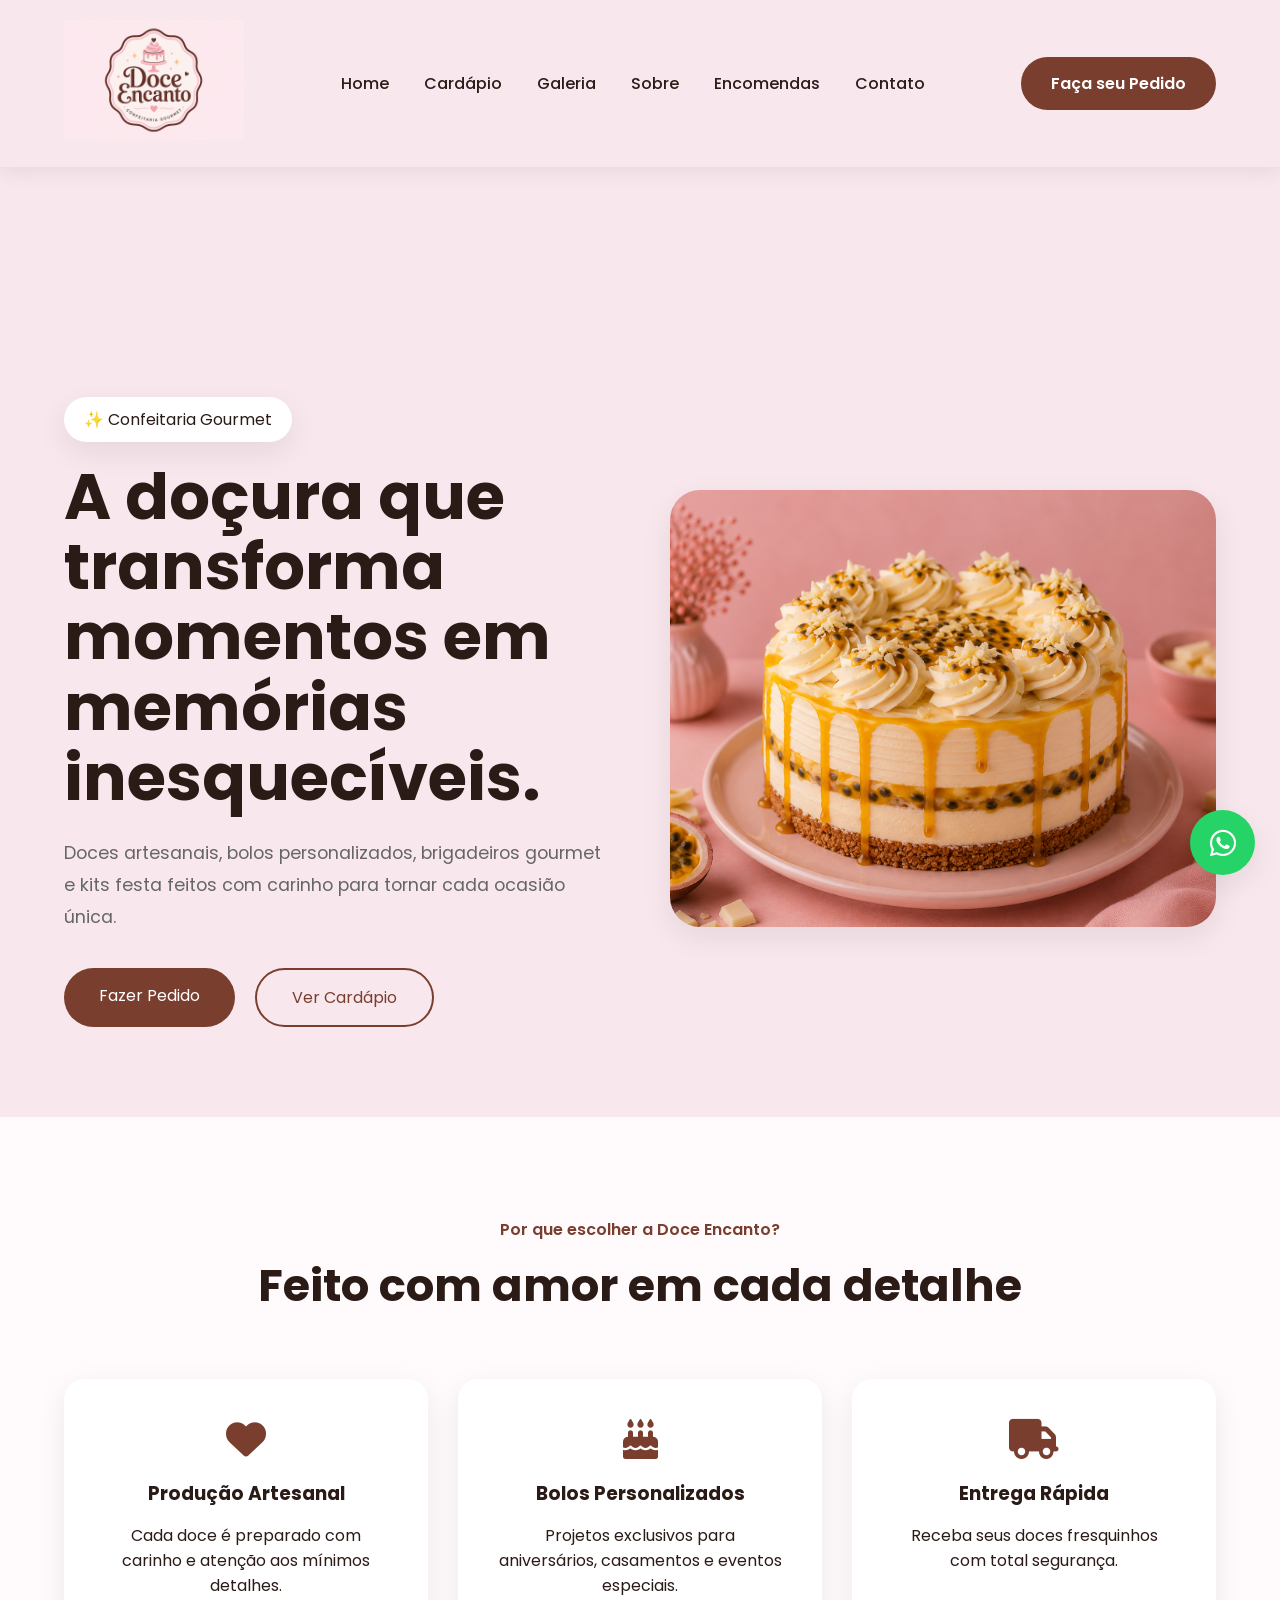
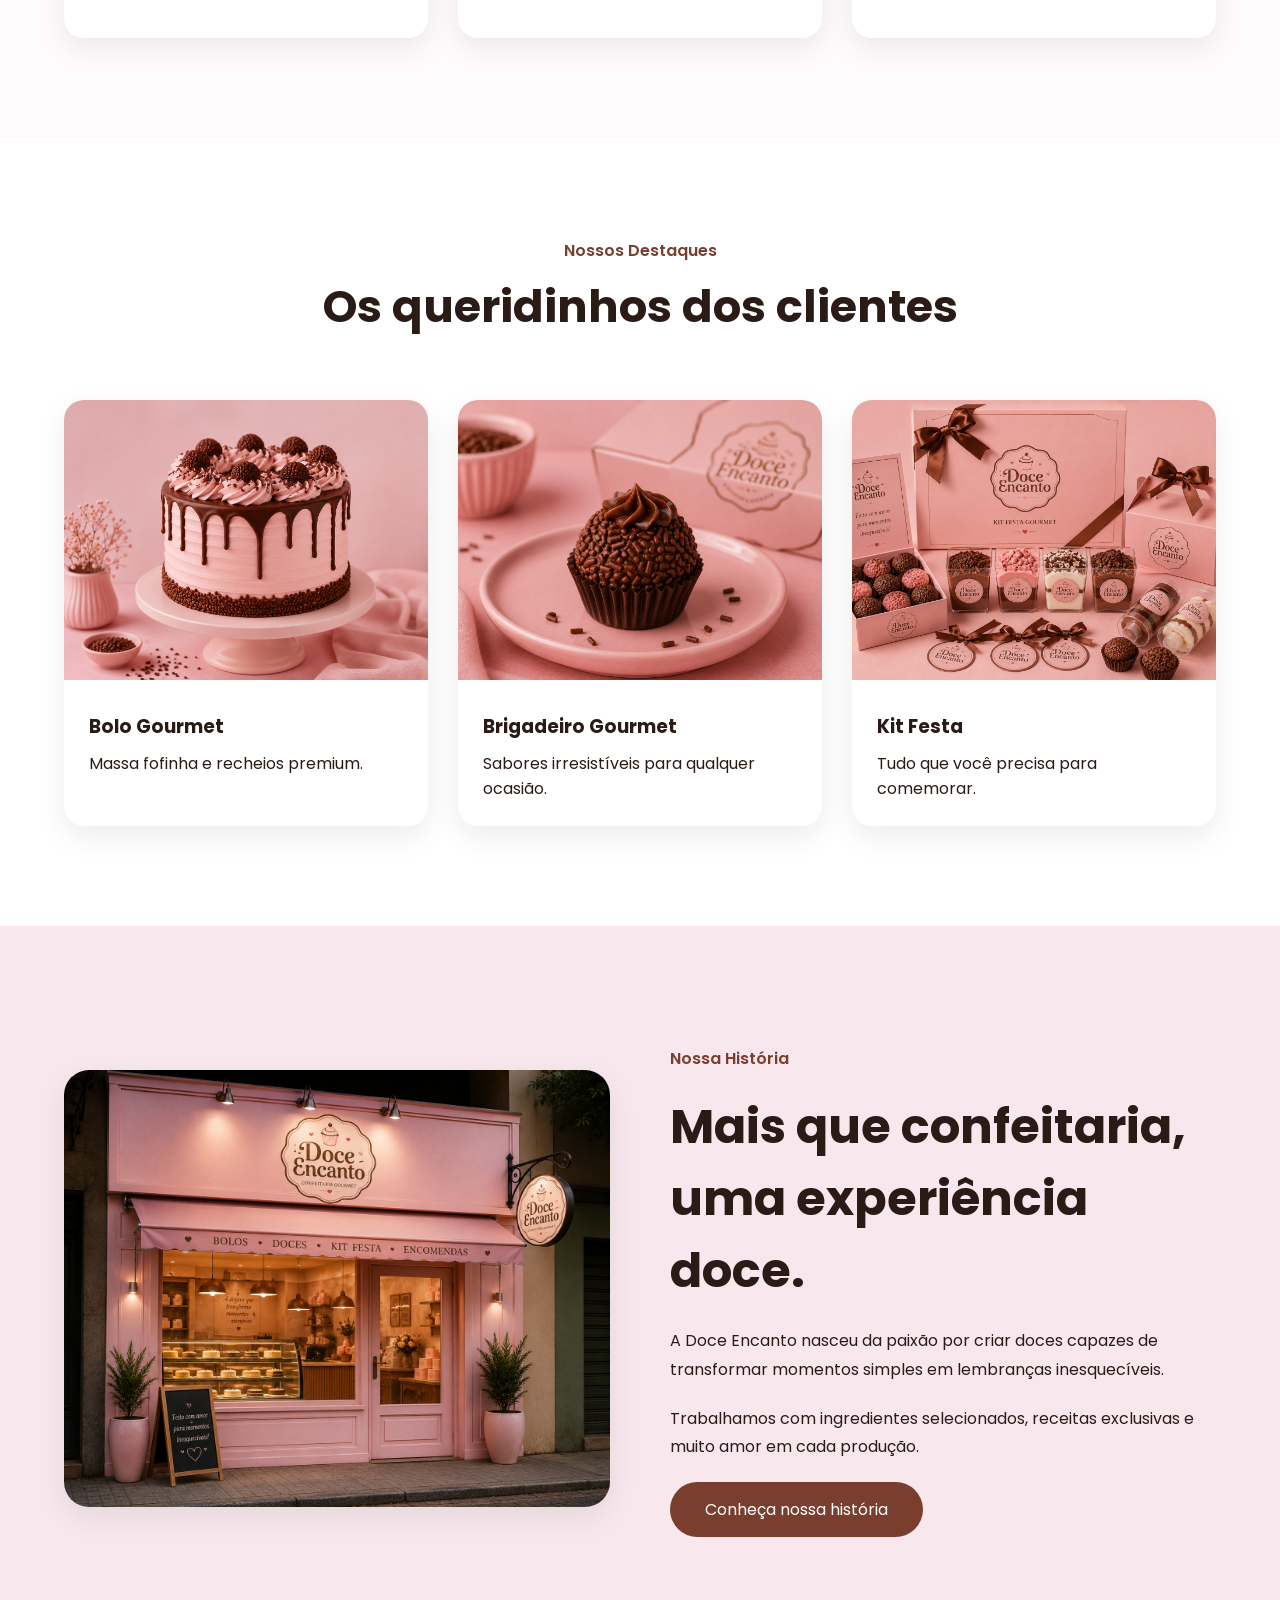
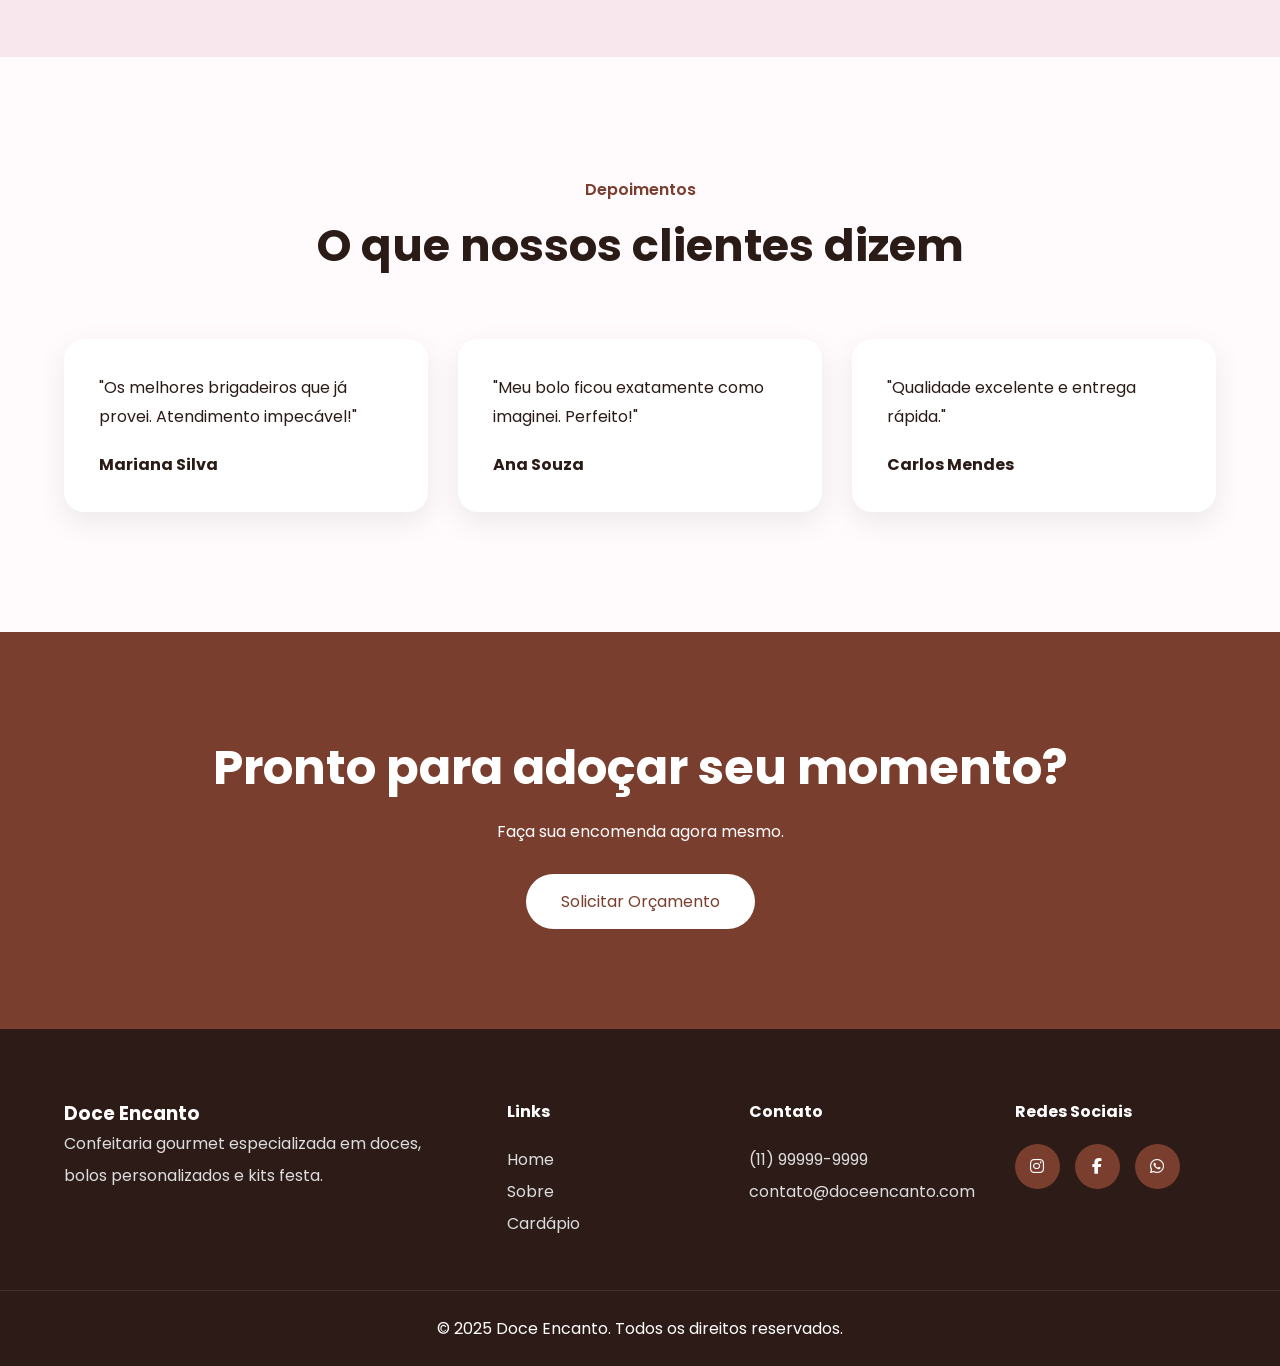
<file: index.html>
<!DOCTYPE html>
<html lang="pt-BR">
<head>

    <meta charset="UTF-8">
    <meta name="viewport" content="width=device-width, initial-scale=1.0">

    <title>Doce Encanto | Confeitaria Gourmet</title>

    <meta name="description"
        content="Doces artesanais, bolos personalizados e brigadeiros gourmet para tornar seus momentos inesquecíveis.">

    <link rel="icon" href="img/doceria.png">

    <link rel="stylesheet" href="estilo/index.css">

    <link rel="preconnect" href="https://fonts.googleapis.com">

    <link rel="preconnect" href="https://fonts.gstatic.com" crossorigin>

    <link href="https://fonts.googleapis.com/css2?family=Poppins:wght@300;400;500;600;700&display=swap"
        rel="stylesheet">

    <link rel="stylesheet"
        href="https://cdnjs.cloudflare.com/ajax/libs/font-awesome/6.5.1/css/all.min.css">

</head>

<body>

    <!-- HEADER -->

    <header class="header">

        <div class="container">

            <div class="logo">

                <a href="index.html">
                    <img src="img/doceria.png" alt="Doce Encanto">
                </a>

            </div>

            <nav class="navbar">

                <ul>

                    <li><a href="index.html">Home</a></li>

                    <li><a href="cardapio.html">Cardápio</a></li>

                    <li><a href="galeria.html">Galeria</a></li>

                    <li><a href="sobre.html">Sobre</a></li>

                    <li><a href="encomendas.html">Encomendas</a></li>

                    <li><a href="contato.html">Contato</a></li>

                </ul>

            </nav>

            <a href="encomendas.html" class="btn-header">
                Faça seu Pedido
            </a>

            <button class="menu-mobile">
                <i class="fas fa-bars"></i>
            </button>

        </div>

    </header>

    <!-- HERO -->

    <section class="hero">

        <div class="container hero-container">

            <div class="hero-text">

                <span class="tag">
                    ✨ Confeitaria Gourmet
                </span>

                <h1>
                    A doçura que transforma
                    momentos em memórias
                    inesquecíveis.
                </h1>

                <p>
                    Doces artesanais, bolos personalizados,
                    brigadeiros gourmet e kits festa feitos
                    com carinho para tornar cada ocasião única.
                </p>

                <div class="hero-buttons">

                    <a href="encomendas.html" class="btn-primary">
                        Fazer Pedido
                    </a>

                    <a href="cardapio.html" class="btn-secondary">
                        Ver Cardápio
                    </a>

                </div>

            </div>

            <div class="hero-image">

                <img src="img/maracuja.png"
                    alt="Bolo gourmet">

            </div>

        </div>

    </section>

    <!-- DIFERENCIAIS -->

    <section class="features">

        <div class="container">

            <div class="section-title">

                <span>Por que escolher a Doce Encanto?</span>

                <h2>Feito com amor em cada detalhe</h2>

            </div>

            <div class="features-grid">

                <div class="feature-card">

                    <i class="fas fa-heart"></i>

                    <h3>Produção Artesanal</h3>

                    <p>
                        Cada doce é preparado com carinho
                        e atenção aos mínimos detalhes.
                    </p>

                </div>

                <div class="feature-card">

                    <i class="fas fa-cake-candles"></i>

                    <h3>Bolos Personalizados</h3>

                    <p>
                        Projetos exclusivos para aniversários,
                        casamentos e eventos especiais.
                    </p>

                </div>

                <div class="feature-card">

                    <i class="fas fa-truck"></i>

                    <h3>Entrega Rápida</h3>

                    <p>
                        Receba seus doces fresquinhos
                        com total segurança.
                    </p>

                </div>

            </div>

        </div>

    </section>

    <!-- PRODUTOS -->

    <section class="products">

        <div class="container">

            <div class="section-title">

                <span>Nossos Destaques</span>

                <h2>Os queridinhos dos clientes</h2>

            </div>

            <div class="products-grid">

                <div class="product-card">

                    <img src="img/bolo.png" alt="Bolo">

                    <div class="product-content">

                        <h3>Bolo Gourmet</h3>

                        <p>
                            Massa fofinha e recheios premium.
                        </p>

                    </div>

                </div>

                <div class="product-card">

                    <img src="img/brigadeiro.png" alt="Brigadeiro">

                    <div class="product-content">

                        <h3>Brigadeiro Gourmet</h3>

                        <p>
                            Sabores irresistíveis para qualquer ocasião.
                        </p>

                    </div>

                </div>

                <div class="product-card">

                    <img src="img/kitfesta.png" alt="Kit Festa">

                    <div class="product-content">

                        <h3>Kit Festa</h3>

                        <p>
                            Tudo que você precisa para comemorar.
                        </p>

                    </div>

                </div>

            </div>

        </div>

    </section>

    <!-- SOBRE -->

    <section class="about-home">

        <div class="container about-container">

            <div class="about-image">

                <img src="img/loja.png"
                    alt="Confeitaria">

            </div>

            <div class="about-text">

                <span>Nossa História</span>

                <h2>
                    Mais que confeitaria,
                    uma experiência doce.
                </h2>

                <p>
                    A Doce Encanto nasceu da paixão por criar
                    doces capazes de transformar momentos simples
                    em lembranças inesquecíveis.
                </p>

                <p>
                    Trabalhamos com ingredientes selecionados,
                    receitas exclusivas e muito amor em cada produção.
                </p>

                <a href="sobre.html" class="btn-primary">
                    Conheça nossa história
                </a>

            </div>

        </div>

    </section>

    <!-- DEPOIMENTOS -->

    <section class="testimonials">

        <div class="container">

            <div class="section-title">

                <span>Depoimentos</span>

                <h2>O que nossos clientes dizem</h2>

            </div>

            <div class="testimonials-grid">

                <div class="testimonial-card">

                    <p>
                        "Os melhores brigadeiros que já provei.
                        Atendimento impecável!"
                    </p>

                    <h4>Mariana Silva</h4>

                </div>

                <div class="testimonial-card">

                    <p>
                        "Meu bolo ficou exatamente como imaginei.
                        Perfeito!"
                    </p>

                    <h4>Ana Souza</h4>

                </div>

                <div class="testimonial-card">

                    <p>
                        "Qualidade excelente e entrega rápida."
                    </p>

                    <h4>Carlos Mendes</h4>

                </div>

            </div>

        </div>

    </section>

    <!-- CTA -->

    <section class="cta">

        <div class="container">

            <h2>
                Pronto para adoçar seu momento?
            </h2>

            <p>
                Faça sua encomenda agora mesmo.
            </p>

            <a href="encomendas.html" class="btn-primary">
                Solicitar Orçamento
            </a>

        </div>

    </section>

    <!-- FOOTER -->

    <footer>

        <div class="container footer-grid">

            <div>

                <h3>Doce Encanto</h3>

                <p>
                    Confeitaria gourmet especializada em doces,
                    bolos personalizados e kits festa.
                </p>

            </div>

            <div>

                <h4>Links</h4>

                <ul>

                    <li><a href="index.html">Home</a></li>

                    <li><a href="sobre.html">Sobre</a></li>

                    <li><a href="cardapio.html">Cardápio</a></li>

                </ul>

            </div>

            <div>

                <h4>Contato</h4>

                <p>(11) 99999-9999</p>

                <p>contato@doceencanto.com</p>

            </div>

            <div>

                <h4>Redes Sociais</h4>

                <div class="socials">

                    <a href="#">
                        <i class="fab fa-instagram"></i>
                    </a>

                    <a href="#">
                        <i class="fab fa-facebook-f"></i>
                    </a>

                    <a href="#">
                        <i class="fab fa-whatsapp"></i>
                    </a>

                </div>

            </div>

        </div>

        <div class="copyright">

            <p>
                © 2025 Doce Encanto.
                Todos os direitos reservados.
            </p>

        </div>

    </footer>

    <!-- WHATSAPP -->

    <a href="#" class="whatsapp">

        <i class="fab fa-whatsapp"></i>

    </a>

    <script src="script.js"></script>

</body>
</html>
</file>
<file: estilo/index.css>
*{
    margin:0;
    padding:0;
    box-sizing:border-box;
    text-decoration:none;
    list-style:none;
}

html{
    scroll-behavior:smooth;
}

body{
    font-family:'Poppins', sans-serif;
    background:#fffafc;
    color:#2b1b17;
    overflow-x:hidden;
}

/* =========================
   VARIÁVEIS
========================= */

:root{

    --rosa-claro:#F8E8EE;
    --rosa-suave:#F4DDE4;

    --marrom:#7A3E2E;
    --marrom-hover:#5C2C20;

    --texto:#2D1B17;

    --branco:#ffffff;

    --cinza:#666;

    --sombra:0 10px 30px rgba(0,0,0,.08);

    --radius:18px;
}

/* =========================
   CONTAINER
========================= */

.container{
    width:90%;
    max-width:1200px;
    margin:auto;
}

/* =========================
   HEADER
========================= */

.header{

    width:100%;
    background:var(--rosa-claro);

    position:relative;
    top:0;
    left:0;

    z-index:1000;

    box-shadow:0 3px 10px rgba(0,0,0,.05);
}

.header .container{

    display:flex;
    align-items:center;
    justify-content:space-between;

    padding:20px 0;
}

.logo img{
    width:180px;
}

.navbar ul{

    display:flex;
    gap:35px;
}

.navbar a{

    color:var(--texto);
    font-weight:500;

    transition:.3s;
}

.navbar a:hover{

    color:var(--marrom);
}

.btn-header{

    background:var(--marrom);

    color:white;

    padding:14px 30px;

    border-radius:50px;

    font-weight:600;

    transition:.3s;
}

.btn-header:hover{

    background:var(--marrom-hover);
}

.menu-mobile{

    display:none;

    border:none;

    background:none;

    font-size:25px;

    cursor:pointer;
}

/* =========================
   HERO
========================= */

.hero{

    padding-top:140px;
    background:var(--rosa-claro);
}

.hero-container{

    display:grid;

    grid-template-columns:1fr 1fr;

    align-items:center;

    gap:60px;

    min-height:90vh;
}

.tag{

    background:white;

    padding:10px 20px;

    border-radius:50px;

    display:inline-block;

    margin-bottom:20px;

    box-shadow:var(--sombra);
}

.hero h1{

    font-size:4rem;

    line-height:1.1;

    margin-bottom:25px;
}

.hero p{

    color:var(--cinza);

    font-size:1.1rem;

    line-height:1.8;
}

.hero-buttons{

    display:flex;

    gap:20px;

    margin-top:35px;
}

.hero-image img{

    width:100%;

    border-radius:30px;

    box-shadow:var(--sombra);
}

/* =========================
   BOTÕES
========================= */

.btn-primary{

    background:var(--marrom);

    color:white;

    padding:15px 35px;

    border-radius:50px;

    display:inline-block;

    transition:.3s;
}

.btn-primary:hover{

    background:var(--marrom-hover);

    transform:translateY(-3px);
}

.btn-secondary{

    border:2px solid var(--marrom);

    color:var(--marrom);

    padding:15px 35px;

    border-radius:50px;

    transition:.3s;
}

.btn-secondary:hover{

    background:var(--marrom);

    color:white;
}

/* =========================
   TITULOS
========================= */

.section-title{

    text-align:center;

    margin-bottom:60px;
}

.section-title span{

    color:var(--marrom);

    font-weight:600;
}

.section-title h2{

    font-size:2.8rem;

    margin-top:10px;
}

/* =========================
   FEATURES
========================= */

.features{

    padding:100px 0;
}

.features-grid{

    display:grid;

    grid-template-columns:repeat(3,1fr);

    gap:30px;
}

.feature-card{

    background:white;

    padding:40px;

    border-radius:20px;

    text-align:center;

    box-shadow:var(--sombra);

    transition:.3s;
}

.feature-card:hover{

    transform:translateY(-10px);
}

.feature-card i{

    font-size:40px;

    color:var(--marrom);

    margin-bottom:20px;
}

.feature-card h3{

    margin-bottom:15px;
}

/* =========================
   PRODUTOS
========================= */

.products{

    background:#fff;

    padding:100px 0;
}

.products-grid{

    display:grid;

    grid-template-columns:repeat(3,1fr);

    gap:30px;
}

.product-card{

    background:white;

    border-radius:20px;

    overflow:hidden;

    box-shadow:var(--sombra);

    transition:.3s;
}

.product-card:hover{

    transform:translateY(-10px);
}

.product-card img{

    width:100%;
    height:280px;
    object-fit:cover;
}

.product-content{

    padding:25px;
}

.product-content h3{

    margin-bottom:10px;
}

/* =========================
   ABOUT
========================= */

.about-home{

    background:var(--rosa-claro);

    padding:120px 0;
}

.about-container{

    display:grid;

    grid-template-columns:1fr 1fr;

    gap:60px;

    align-items:center;
}

.about-image img{

    width:100%;

    border-radius:25px;

    box-shadow:var(--sombra);
}

.about-text span{

    color:var(--marrom);

    font-weight:600;
}

.about-text h2{

    font-size:3rem;

    margin:20px 0;
}

.about-text p{

    line-height:1.8;

    margin-bottom:20px;
}

/* =========================
   DEPOIMENTOS
========================= */

.testimonials{

    padding:120px 0;
}

.testimonials-grid{

    display:grid;

    grid-template-columns:repeat(3,1fr);

    gap:30px;
}

.testimonial-card{

    background:white;

    padding:35px;

    border-radius:20px;

    box-shadow:var(--sombra);
}

.testimonial-card p{

    margin-bottom:20px;

    line-height:1.8;
}

/* =========================
   CTA
========================= */

.cta{

    background:var(--marrom);

    color:white;

    padding:100px 0;

    text-align:center;
}

.cta h2{

    font-size:3rem;

    margin-bottom:15px;
}

.cta p{

    margin-bottom:30px;
}

.cta .btn-primary{

    background:white;

    color:var(--marrom);
}

/* =========================
   FOOTER
========================= */

footer{

    background:#2d1b17;

    color:white;

    padding-top:70px;
}

.footer-grid{

    display:grid;

    grid-template-columns:
    2fr 1fr 1fr 1fr;

    gap:40px;
}

.footer-grid h4{

    margin-bottom:20px;
}

.footer-grid p,
.footer-grid a{

    color:#ddd;

    line-height:2;
}

.footer-grid a:hover{

    color:white;
}

.socials{

    display:flex;

    gap:15px;
}

.socials a{

    width:45px;
    height:45px;

    border-radius:50%;

    background:var(--marrom);

    display:flex;

    align-items:center;
    justify-content:center;

    color:white;
}

.copyright{

    margin-top:50px;

    text-align:center;

    padding:25px;

    border-top:1px solid rgba(255,255,255,.1);
}

/* =========================
   WHATSAPP
========================= */

.whatsapp{

    position:fixed;

    bottom:25px;
    right:25px;

    width:65px;
    height:65px;

    border-radius:50%;

    background:#25D366;

    color:white;

    display:flex;

    justify-content:center;
    align-items:center;

    font-size:30px;

    box-shadow:var(--sombra);

    z-index:999;
}

/* =========================
   ANIMAÇÕES
========================= */

.feature-card,
.product-card,
.testimonial-card{

    transition:all .4s ease;
}

/* =========================
   RESPONSIVO
========================= */

@media(max-width:991px){

    .hero-container,
    .about-container{

        grid-template-columns:1fr;
    }

    .features-grid,
    .products-grid,
    .testimonials-grid{

        grid-template-columns:1fr 1fr;
    }

    .footer-grid{

        grid-template-columns:1fr 1fr;
    }

    .hero h1{

        font-size:3rem;
    }
}

@media(max-width:768px){

    .navbar{

        display:none;
    }

    .menu-mobile{

        display:block;
    }

    .btn-header{

        display:none;
    }

    .features-grid,
    .products-grid,
    .testimonials-grid,
    .footer-grid{

        grid-template-columns:1fr;
    }

    .hero{

        text-align:center;
    }

    .hero-buttons{

        justify-content:center;
        flex-wrap:wrap;
    }

    .hero h1{

        font-size:2.4rem;
    }

    .section-title h2{

        font-size:2rem;
    }

    .about-text h2{

        font-size:2rem;
    }

    .cta h2{

        font-size:2rem;
    }
}

.product-content strong{
    display:block;
    margin-top:15px;
    font-size:1.2rem;
    color:#7A3E2E;
}

/* =========================
   GALERIA
========================= */

.gallery-section{

    padding:120px 0;

    background:#fff;
}

.gallery-grid{

    display:grid;

    grid-template-columns:
    repeat(auto-fit,minmax(300px,1fr));

    gap:25px;
}

.gallery-item{

    overflow:hidden;

    border-radius:20px;

    box-shadow:0 10px 30px rgba(0,0,0,.08);

    cursor:pointer;
}

.gallery-item img{

    width:100%;
    height:350px;

    object-fit:cover;

    transition:.5s;
}

.gallery-item:hover img{

    transform:scale(1.08);
}

/* RESPONSIVO */

@media(max-width:768px){

    .gallery-grid{

        grid-template-columns:1fr;
    }

    .gallery-item img{

        height:280px;
    }

}

/* =========================
   FORMULÁRIO
========================= */

.form-section{

    padding:120px 0;

    background:#fff;
}

.pedido-form{

    background:white;

    padding:50px;

    border-radius:25px;

    box-shadow:0 10px 30px rgba(0,0,0,.08);

    display:grid;

    grid-template-columns:1fr 1fr;

    gap:25px;
}

.input-group{

    display:flex;

    flex-direction:column;
}

.input-group label{

    margin-bottom:10px;

    font-weight:600;

    color:#7A3E2E;
}

.input-group input,
.input-group select,
.input-group textarea{

    padding:15px;

    border:1px solid #ddd;

    border-radius:12px;

    font-size:15px;

    outline:none;

    transition:.3s;
}

.input-group input:focus,
.input-group select:focus,
.input-group textarea:focus{

    border-color:#7A3E2E;
}

.full{

    grid-column:1 / -1;
}

.pedido-form button{

    width:fit-content;
}

@media(max-width:768px){

    .pedido-form{

        grid-template-columns:1fr;
    }

}

/* =========================
   CONTATO
========================= */

.contact-section{

    padding:120px 0;

    background:#fff;
}

.contact-grid{

    display:grid;

    grid-template-columns:1fr 1fr;

    gap:50px;
}

.contact-form{

    background:#fff;

    padding:40px;

    border-radius:20px;

    box-shadow:0 10px 30px rgba(0,0,0,.08);
}

.contact-form h2{

    margin-bottom:25px;
}

.contact-form form{

    display:flex;

    flex-direction:column;

    gap:15px;
}

.contact-form input,
.contact-form textarea{

    padding:15px;

    border:1px solid #ddd;

    border-radius:12px;

    outline:none;

    font-size:15px;
}

.contact-form input:focus,
.contact-form textarea:focus{

    border-color:#7A3E2E;
}

.contact-info{

    background:#F8E8EE;

    padding:40px;

    border-radius:20px;
}

.contact-info h2{

    margin-bottom:30px;
}

.info-item{

    display:flex;

    gap:20px;

    margin-bottom:25px;
}

.info-item i{

    font-size:24px;

    color:#7A3E2E;

    margin-top:5px;
}

.map-section iframe{

    width:100%;

    height:450px;

    border:none;
}

/* RESPONSIVO */

@media(max-width:768px){

    .contact-grid{

        grid-template-columns:1fr;
    }

}
</file>
